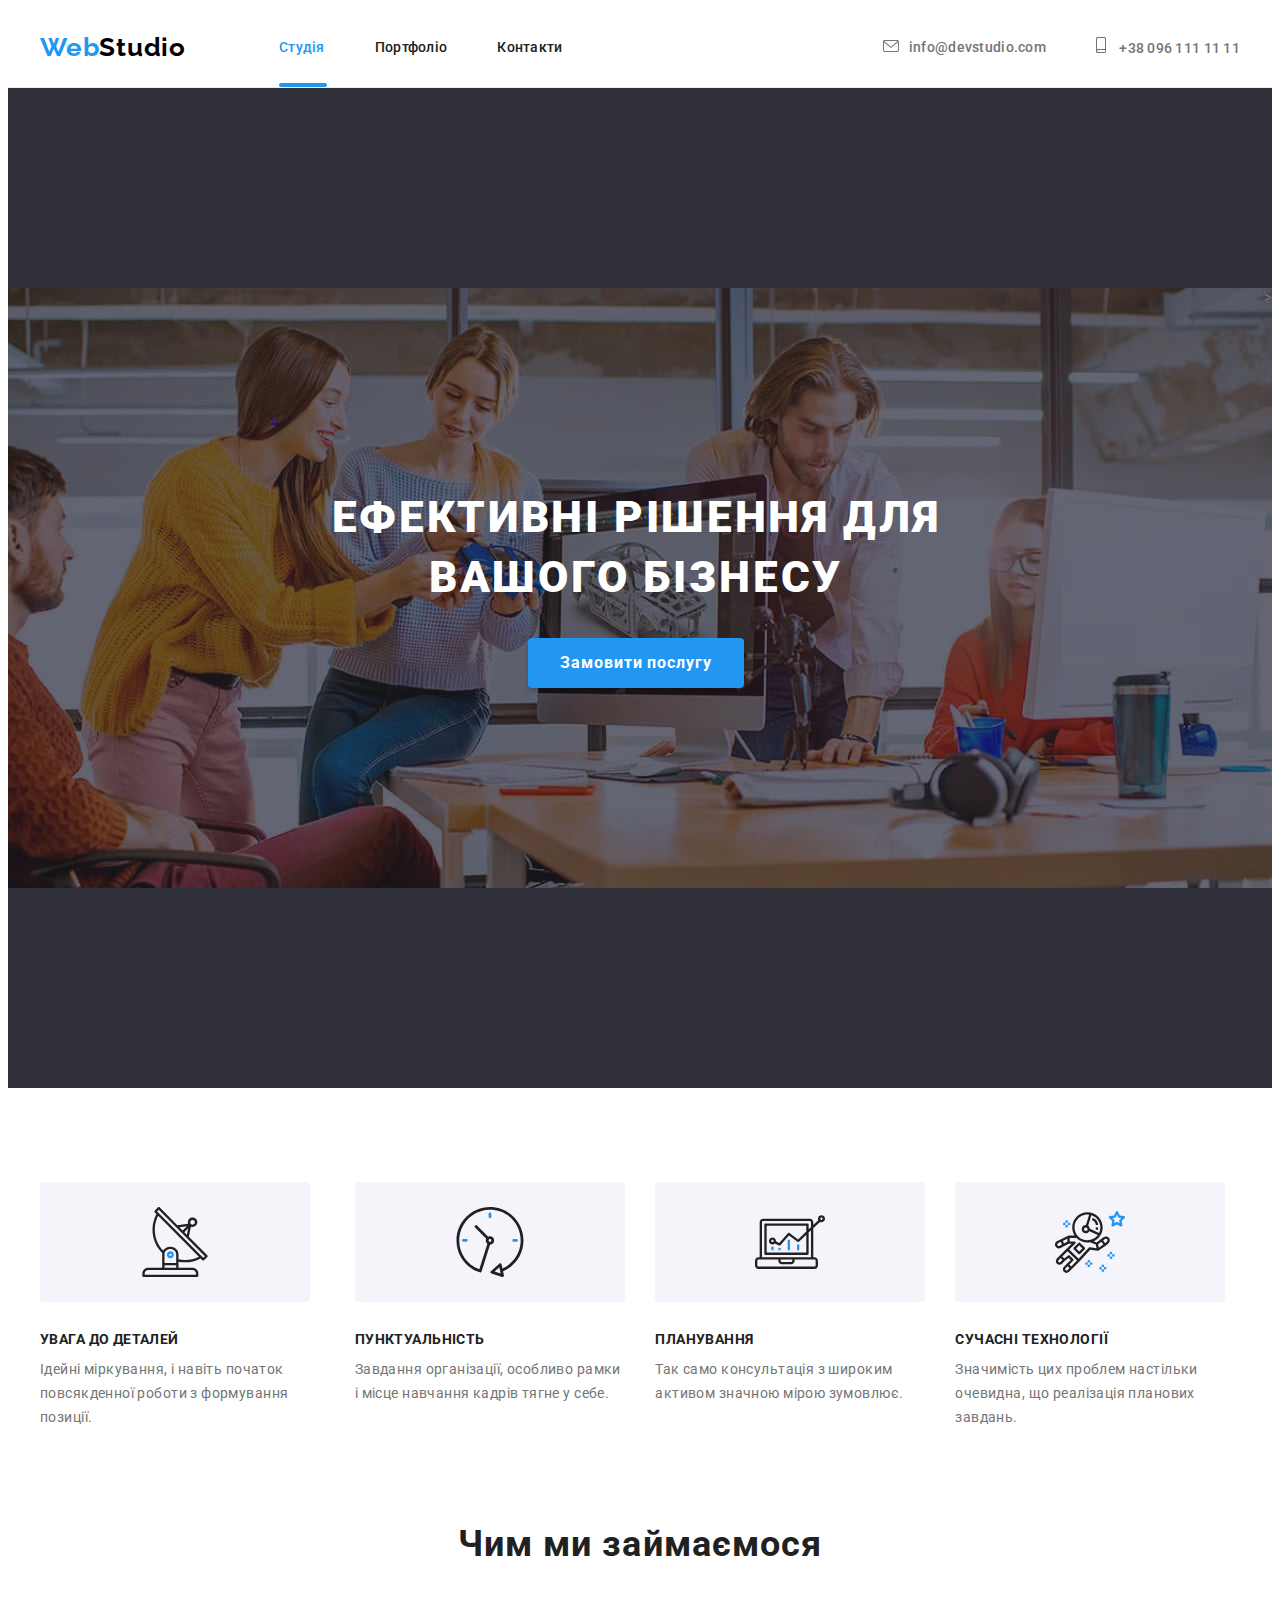
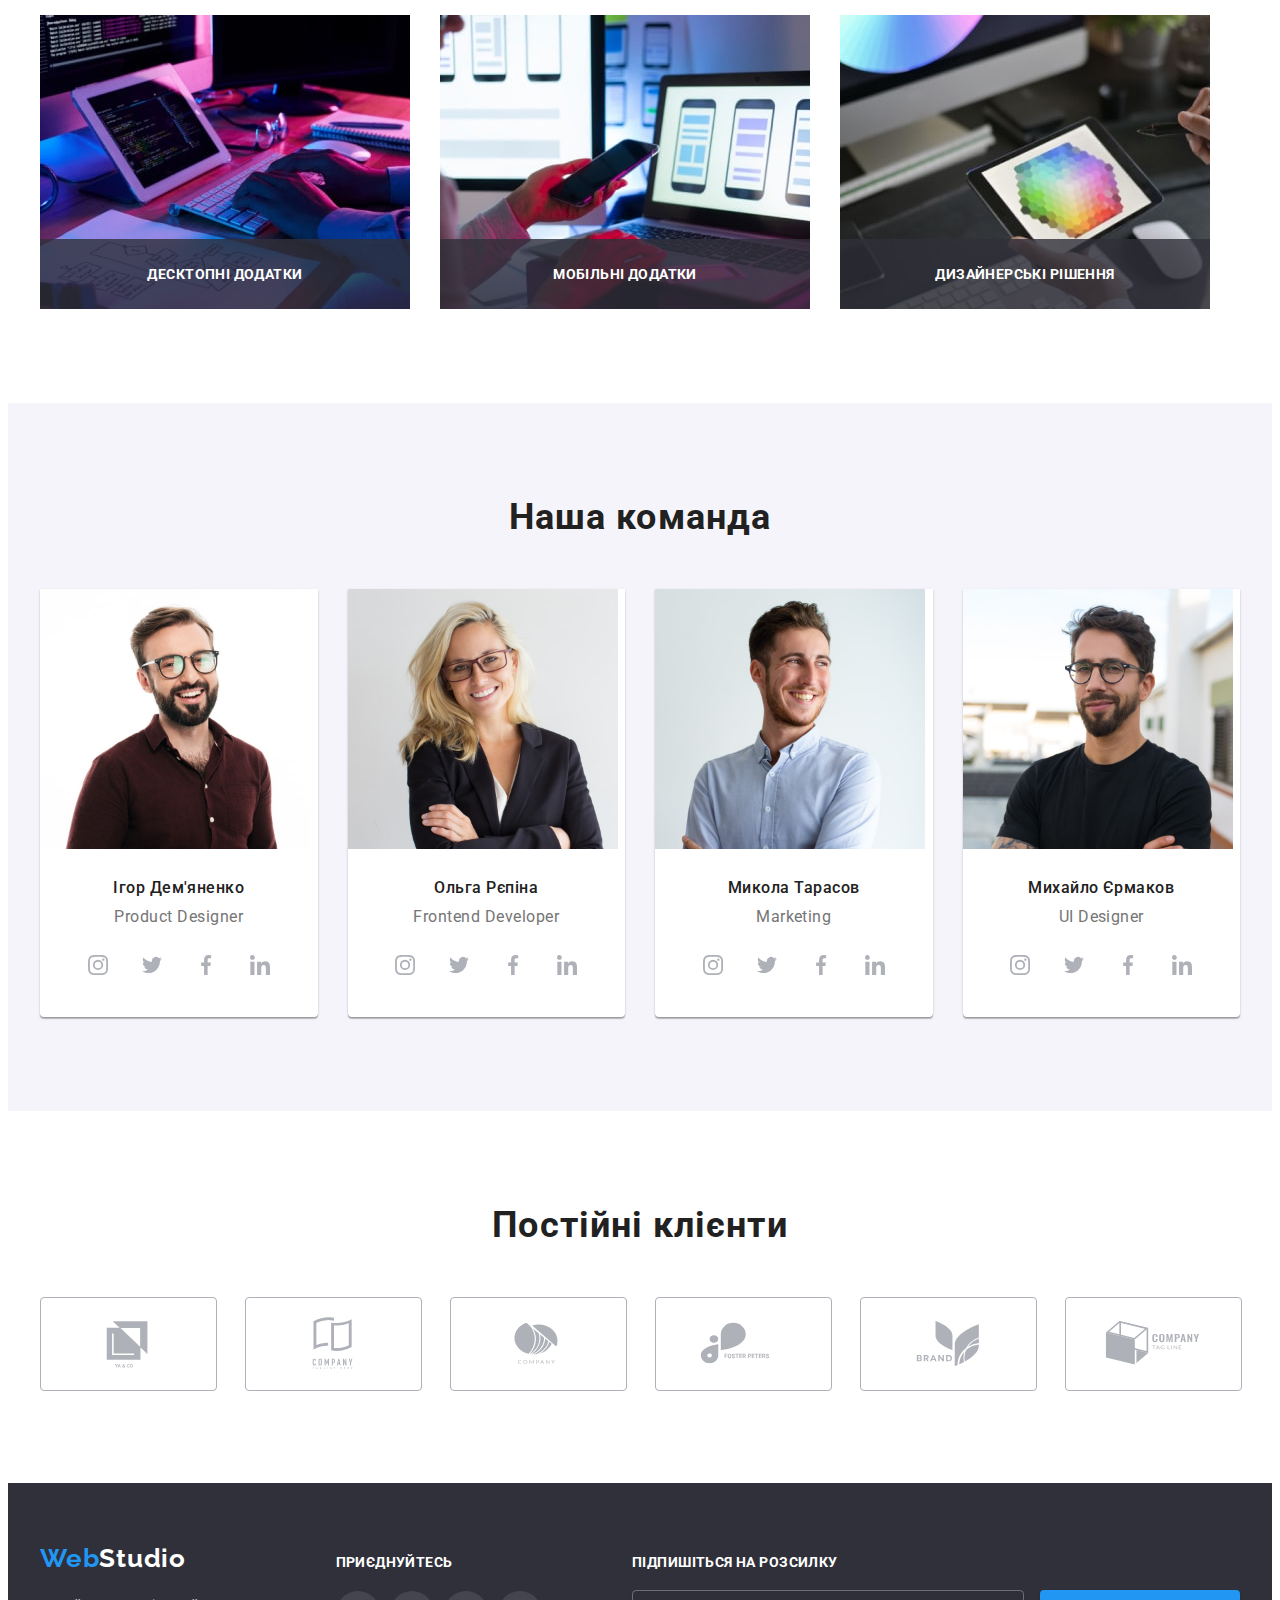
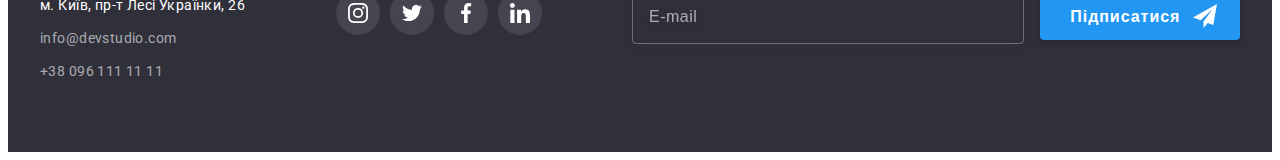
<file: index.html>
<!DOCTYPE html>
<html lang="uk">
  <head>
    <meta charset="UTF-8" />
    <meta http-equiv="X-UA-Compatible" content="IE=edge" />
    <meta name="viewport" content="width=device-width, initial-scale=1.0" />
    <title>WebStudio</title>
    <link rel="preconnect" href="https://fonts.googleapis.com" />
    <link rel="preconnect" href="https://fonts.gstatic.com" crossorigin />
    <link
      href="https://fonts.googleapis.com/css2?family=Raleway:wght@700&family=Roboto:wght@400;500;700;900&display=swap"
      rel="stylesheet"
    />
    <link
      rel="stylesheet"
      href="https://cdnjs.cloudflare.com/ajax/libs/modern-normalize/1.1.0/modern-normalize.min.css"
      integrity="sha512-wpPYUAdjBVSE4KJnH1VR1HeZfpl1ub8YT/NKx4PuQ5NmX2tKuGu6U/JRp5y+Y8XG2tV+wKQpNHVUX03MfMFn9Q=="
      crossorigin="anonymous"
      referrerpolicy="no-referrer"
    />
    <link rel="stylesheet" href="./css/styles.css" />
  </head>
  <body>
    <header class="header">
      <div class="container header-container">
        <nav class="header-navigation">
          <a href="./index.html" class="logo-link link">
            <p class="logo-1">Web<span class="logo-2">Studio</span></p></a
          >
          <ul class="site-nav list">
            <li>
              <a href="./index.html" class="nav-link link current">Студія</a>
            </li>
            <li>
              <a href="./portfolio.html" class="nav-link link">Портфоліо</a>
            </li>
            <li><a href="" class="nav-link link">Контакти</a></li>
          </ul>
        </nav>
        <ul class="contact-header list">
          <li class="contact-header-item">
            <a
              href="mailto:info@devstudio.com"
              class="contact-header-link link"
            >
              <svg class="icon-envelope" width="16" height="12">
                <use href="./images/icons.svg#icon-envelope"></use></svg
              >info@devstudio.com</a
            >
          </li>
          <li class="contact-header-item">
            <a href="tel:+380961111111" class="contact-header-link link">
              <svg class="icon-smartphone" width="10" height="16">
                <use href="./images/icons.svg#icon-smartphone"></use>
              </svg>
              +38 096 111 11 11</a
            >
          </li>
        </ul>
      </div>
    </header>
    <main>
      <!-- герой -->
      <section class="section-hero section">
        <div class="hero-container container">
          <h1 class="hero-title">
            Ефективні рішення для <br />
            вашого бізнесу
          </h1>
          <button class="hero-button" type="button" data-modal-open>
            Замовити послугу
          </button>
        </div>
        <!-- FEATURES-->>
      </section>
      <section class="section-feature section">
        <div class="container">
          <h2 class="visually-hidden">Наші переваги</h2>
          <ul class="feature-list list">
            <li class="feature-item">
              <div class="feature-icon-item">
                <svg class="feature-icon" width="70" height="70">
                  <use href="./images/icons.svg#icon-antenna"></use>
                </svg>
              </div>
              <h3 class="feature-title">Увага до деталей</h3>
              <p class="feature-text">
                Ідейні міркування, і навіть початок повсякденної роботи з
                формування позиції.
              </p>
            </li>
            <li class="feature-item">
              <div class="feature-icon-item">
                <svg class="feature-icon" width="70" height="70">
                  <use href="./images/icons.svg#icon-clock"></use>
                </svg>
              </div>
              <h3 class="feature-title">Пунктуальність</h3>
              <p class="feature-text">
                Завдання організації, особливо рамки і місце навчання кадрів
                тягне у себе.
              </p>
            </li>
            <li class="feature-item">
              <div class="feature-icon-item">
                <svg class="feature-icon" width="70" height="70">
                  <use href="./images/icons.svg#icon-diagram"></use>
                </svg>
              </div>
              <h3 class="feature-title">Планування</h3>
              <p class="feature-text">
                Так само консультація з широким активом значною мірою зумовлює.
              </p>
            </li>
            <li class="feature-item">
              <div class="feature-icon-item">
                <svg class="feature-icon" width="70" height="70">
                  <use href="./images/icons.svg#icon-astronaut"></use>
                </svg>
              </div>
              <h3 class="feature-title">Сучасні технології</h3>
              <p class="feature-text">
                Значимість цих проблем настільки очевидна, що реалізація
                планових завдань.
              </p>
            </li>
          </ul>
        </div>
      </section>
      <section class="section-examples section">
        <div class="container">
          <h2 class="examples-title">Чим ми займаємося</h2>
          <ul class="examples-list list">
            <li class="examples-top-wrap">
              <img
                src="./images/box1-min.jpg"
                alt="людина працює за планшетом"
                width="370"
                height="294"
              />
              <p class="examples-top-text">Десктопні додатки</p>
            </li>
            <li class="examples-top-wrap">
              <img
                src="./images/box2-min.jpg"
                alt="людина працює за комп'ютером"
                width="370"
                height="294"
              />
              <p class="examples-top-text">Мобільні додатки</p>
            </li>
            <li class="examples-top-wrap">
              <img
                src="./images/box3-min.jpg"
                alt="людина працює з планшетом"
                width="370"
                height="294"
              />
              <p class="examples-top-text">Дизайнерські рішення</p>
            </li>
          </ul>
        </div>
      </section>
      <section class="section-team section">
        <div class="container">
          <h2 class="team-title">Наша команда</h2>
          <ul class="team-list list">
            <li class="team-item">
              <img
                class="team-pictures"
                src="./images/team-card-1.jpg"
                alt="Усміхнений хлопець в окулярах"
                width="270"
                height="260"
              />
              <div class="team-wrap">
                <h3 class="team-name">Ігор Дем'яненко</h3>
                <p class="team-text">Product Designer</p>
                <ul class="webstudio-soc-list list">
                  <li class="webstudio-soc-item">
                    <a href="" class="webstudio-soc-link link">
                      <svg class="webstudio-soc-icon" width="20" height="20">
                        <use href="./images/icons.svg#icon-instagram"></use>
                      </svg>
                    </a>
                  </li>
                  <li class="webstudio-soc-item">
                    <a href="" class="webstudio-soc-link link">
                      <svg class="webstudio-soc-icon" width="20" height="20">
                        <use href="./images/icons.svg#icon-twitter"></use></svg
                    ></a>
                  </li>
                  <li class="webstudio-soc-item">
                    <a href="" class="webstudio-soc-link link">
                      <svg class="webstudio-soc-icon" width="20" height="20">
                        <use href="./images/icons.svg#icon-facebook"></use></svg
                    ></a>
                  </li>
                  <li class="webstudio-soc-item">
                    <a href="" class="webstudio-soc-link link">
                      <svg class="webstudio-soc-icon" width="20" height="20">
                        <use href="./images/icons.svg#icon-linkedin"></use></svg
                    ></a>
                  </li>
                </ul>
              </div>
            </li>
            <li class="team-item">
              <img
                class="team-pictures"
                src="./images/team-card-2.jpg"
                alt="Усміхнена дівчина в окулярах"
                width="270"
                height="260"
              />
              <div class="team-wrap">
                <h3 class="team-name">Ольга Рєпіна</h3>
                <p class="team-text">Frontend Developer</p>
                <ul class="webstudio-soc-list list">
                  <li class="webstudio-soc-item">
                    <a href="" class="webstudio-soc-link link">
                      <svg class="webstudio-soc-icon" width="20" height="20">
                        <use href="./images/icons.svg#icon-instagram"></use>
                      </svg>
                    </a>
                  </li>
                  <li class="webstudio-soc-item">
                    <a href="" class="webstudio-soc-link link">
                      <svg class="webstudio-soc-icon" width="20" height="20">
                        <use href="./images/icons.svg#icon-twitter"></use></svg
                    ></a>
                  </li>
                  <li class="webstudio-soc-item">
                    <a href="" class="webstudio-soc-link link">
                      <svg class="webstudio-soc-icon" width="20" height="20">
                        <use href="./images/icons.svg#icon-facebook"></use></svg
                    ></a>
                  </li>
                  <li class="webstudio-soc-item">
                    <a href="" class="webstudio-soc-link link">
                      <svg class="webstudio-soc-icon" width="20" height="20">
                        <use href="./images/icons.svg#icon-linkedin"></use></svg
                    ></a>
                  </li>
                </ul>
              </div>
            </li>
            <li class="team-item">
              <img
                class="team-pictures"
                src="./images/team-card-3.jpg"
                alt="Усміхнений хлопець"
                width="270"
                height="260"
              />
              <div class="team-wrap">
                <h3 class="team-name">Микола Тарасов</h3>
                <p class="team-text">Marketing</p>
                <ul class="webstudio-soc-list list">
                  <li class="webstudio-soc-item">
                    <a href="" class="webstudio-soc-link link">
                      <svg class="webstudio-soc-icon" width="20" height="20">
                        <use href="./images/icons.svg#icon-instagram"></use>
                      </svg>
                    </a>
                  </li>
                  <li class="webstudio-soc-item">
                    <a href="" class="webstudio-soc-link link">
                      <svg class="webstudio-soc-icon" width="20" height="20">
                        <use href="./images/icons.svg#icon-twitter"></use></svg
                    ></a>
                  </li>
                  <li class="webstudio-soc-item">
                    <a href="" class="webstudio-soc-link link">
                      <svg class="webstudio-soc-icon" width="20" height="20">
                        <use href="./images/icons.svg#icon-facebook"></use></svg
                    ></a>
                  </li>
                  <li class="webstudio-soc-item">
                    <a href="" class="webstudio-soc-link link">
                      <svg class="webstudio-soc-icon" width="20" height="20">
                        <use href="./images/icons.svg#icon-linkedin"></use></svg
                    ></a>
                  </li>
                </ul>
              </div>
            </li>
            <li class="team-item">
              <img
                class="team-pictures"
                src="./images/team-card-4.jpg"
                alt="Усміхнений хлопець в окулярах"
                width="270"
                height="260"
              />
              <div class="team-wrap">
                <h3 class="team-name">Михайло Єрмаков</h3>
                <p class="team-text">UI Designer</p>
                <ul class="webstudio-soc-list list">
                  <li class="webstudio-soc-item">
                    <a href="" class="webstudio-soc-link link">
                      <svg class="webstudio-soc-icon" width="20" height="20">
                        <use href="./images/icons.svg#icon-instagram"></use>
                      </svg>
                    </a>
                  </li>
                  <li class="webstudio-soc-item">
                    <a href="" class="webstudio-soc-link link">
                      <svg class="webstudio-soc-icon" width="20" height="20">
                        <use href="./images/icons.svg#icon-twitter"></use></svg
                    ></a>
                  </li>
                  <li class="webstudio-soc-item">
                    <a href="" class="webstudio-soc-link link">
                      <svg class="webstudio-soc-icon" width="20" height="20">
                        <use href="./images/icons.svg#icon-facebook"></use></svg
                    ></a>
                  </li>
                  <li class="webstudio-soc-item">
                    <a href="" class="webstudio-soc-link link">
                      <svg class="webstudio-soc-icon" width="20" height="20">
                        <use href="./images/icons.svg#icon-linkedin"></use></svg
                    ></a>
                  </li>
                </ul>
              </div>
            </li>
          </ul>
        </div>
      </section>
      <section class="section-client section">
        <div class="container">
          <h2 class="client-title">Постійні клієнти</h2>
          <ul class="client-list list">
            <li class="client-item">
              <a href="" class="client-link link">
                <svg class="client-icon" width="106" height="60">
                  <use href="./images/icons.svg#icon-yaco"></use>
                </svg>
              </a>
            </li>
            <li class="client-item">
              <a href="" class="client-link link">
                <svg class="client-icon" width="106" height="60">
                  <use href="./images/icons.svg#icon-company2"></use></svg
              ></a>
            </li>
            <li class="client-item">
              <a href="" class="client-link link">
                <svg class="client-icon" width="106" height="60">
                  <use href="./images/icons.svg#icon-company"></use></svg
              ></a>
            </li>
            <li class="client-item">
              <a href="" class="client-link link">
                <svg class="client-icon" width="106" height="60">
                  <use href="./images/icons.svg#icon-foster-peters"></use></svg
              ></a>
            </li>
            <li class="client-item">
              <a href="" class="client-link link">
                <svg class="client-icon" width="106" height="60">
                  <use href="./images/icons.svg#icon-brand"></use></svg
              ></a>
            </li>
            <li class="client-item">
              <a href="" class="client-link link">
                <svg class="client-icon" width="106" height="60">
                  <use href="./images/icons.svg#icon-tag-line"></use></svg
              ></a>
            </li>
          </ul>
        </div>
      </section>
    </main>
    <footer class="footer">
      <div class="container footer-container">
        <div class="contact-footer">
          <a href="./index.html" class="link"
            ><p class="logo-footer-1">
              Web<span class="logo-footer-2">Studio</span>
            </p></a
          >
          <address class="address">
            <ul class="address-list list">
              <li class="address-item">
                <a
                  href="https://goo.gl/maps/CPtrU1FHBa2aNyZL9"
                  target="_blank"
                  rel="noopener noreferrer nofollow"
                  class="footer-address link"
                  >м. Київ, пр-т Лесі Українки, 26</a
                >
              </li>
              <li class="address-item">
                <a href="mailto:info@devstudio.com" class="footer-mail link"
                  >info@devstudio.com</a
                >
              </li>
              <li class="address-item">
                <a href="tel:+380961111111" class="footer-tel link"
                  >+38 096 111 11 11</a
                >
              </li>
            </ul>
          </address>
        </div>
        <div class="footer-wrap">
          <h2 class="footer-soc-title">приєднуйтесь</h2>
          <ul class="footer-soc-list list">
            <li class="footer-soc-item">
              <a href="" class="footer-soc-link link">
                <svg class="footer-soc-icon" width="20" height="20">
                  <use href="./images/icons.svg#icon-instagram"></use>
                </svg>
              </a>
            </li>
            <li class="footer-soc-item">
              <a href="" class="footer-soc-link link">
                <svg class="footer-soc-icon" width="20" height="20">
                  <use href="./images/icons.svg#icon-twitter"></use></svg
              ></a>
            </li>
            <li class="footer-soc-item">
              <a href="" class="footer-soc-link link">
                <svg class="footer-soc-icon" width="20" height="20">
                  <use href="./images/icons.svg#icon-facebook"></use></svg
              ></a>
            </li>
            <li class="footer-soc-item">
              <a href="" class="footer-soc-link link">
                <svg class="footer-soc-icon" width="20" height="20">
                  <use href="./images/icons.svg#icon-linkedin"></use></svg
              ></a>
            </li>
          </ul>
        </div>
          <form class="subscription-form">
            <label for="subscription-email" class="subscription-label">Підпишіться на розсилку</label>
            <input 
            type="email" 
            name="subscription-email" 
            class="subscription-input" 
            placeholder="E-mail" 
            required />
            <button type="submit" class="button-subscription">
              Підписатися <svg class="icon-send" width="24" height="24"><use href="./images/icons.svg#icon-send"></use></svg></button>
          </form>
      </div>
    </footer>
    <div class="backdrop is-hidden" data-modal>
      <div class="modal">
        <button type="button" class="modal-close" data-modal-close>
          <svg class="modal-close-icon" width="18" height="18">
            <use href="./images/icons.svg#icon-close"></use>
          </svg>
        </button>
        <p class="modal-title">Залиште свої дані, ми вам передзвонимо</p>
        <form class="modal-form">
          <div class="modal-field">
            <label for="user-name" class="input-label">Ім'я</label>
            <div class="input-wrap">
              <input
                type="text"
                name="user-name"
                class="modal-input"
                required
                id="user-name"
              />
              <svg class="modal-input-icon" width="18" height="18">
                <use href="./images/icons.svg#icon-person-black"></use>
              </svg>
            </div>
          </div>
          <div class="modal-field">
            <label for="user-tel" class="input-label">Телефон</label>
            <div class="input-wrap">
              <input
                type="tel"
                name="user-tel"
                class="modal-input"
                required
                id="user-tel"
              />
              <svg class="modal-input-icon" width="18" height="18">
                <use href="./images/icons.svg#icon-phone-black"></use>
              </svg>
            </div>
          </div>
          <div class="modal-field">
            <label for="user-email" class="input-label">Пошта</label>
            <div class="input-wrap">
              <input
                type="email"
                name="user-email"
                class="modal-input"
                required
                id="user-email"
              />
              <svg class="modal-input-icon" width="18" height="18">
                <use href="./images/icons.svg#icon-email-black"></use>
              </svg>
            </div>
          </div>
          <div class="modal-field">
            <label for="user-coment" class="input-label">Коментар</label>
            <textarea
              name="user-coment"
              id="user-coment"
              class="modal-coment"
              placeholder="Введіть текст"
            ></textarea>
          </div>
          <div class="modal-checkbox">
            <input
              type="checkbox"
              name="privacy"
              id="privacy"
              required
              class="input-check visually-hidden"
            />
            <label for="privacy" class="check-text">
              <span
                ><svg class="check-icon" width="16" height="15">
                  <use href="./images/icons.svg#icon-check"></use></svg
              ></span>
              Погоджуюся з розсилкою та приймаю
              <a class="check-link" href="">Умови договору</a>
            </label>
          </div>
          <button type="submit" class="button-send">Відправити</button>
        </form>
      </div>
    </div>
    <script src="./js/modal.js"></script>
  </body>
</html>
</file>
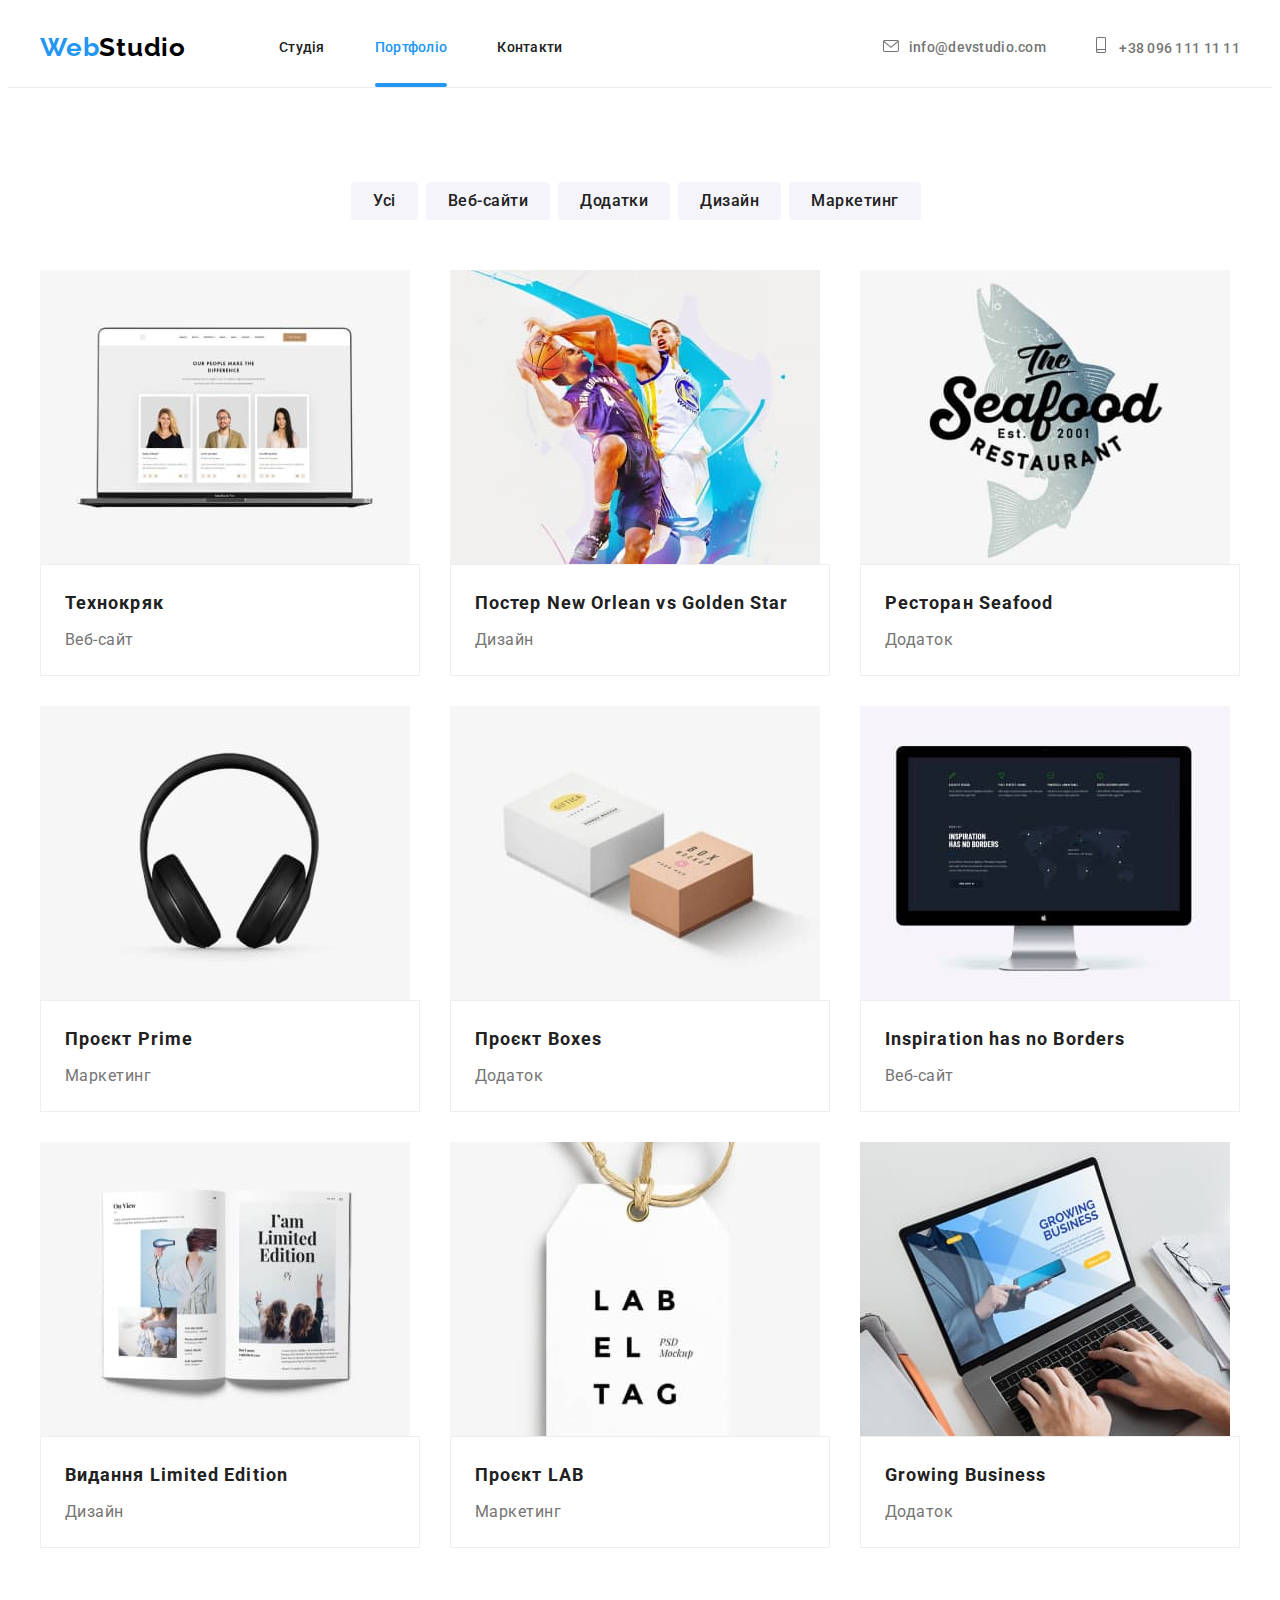
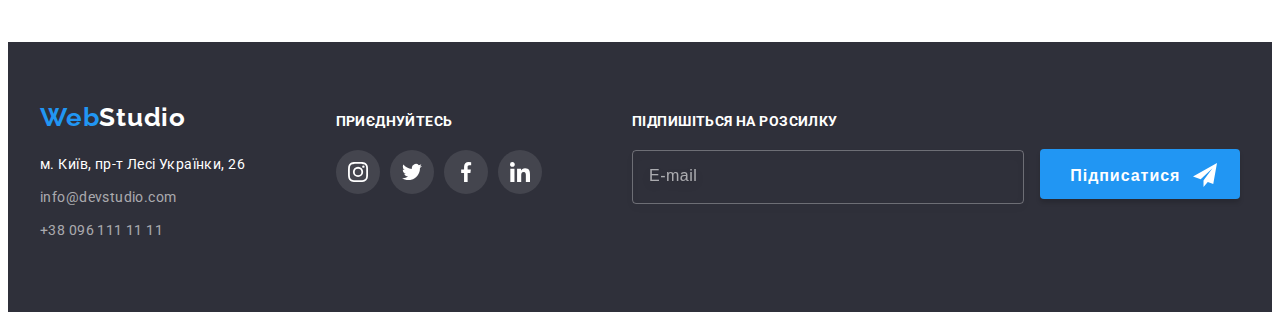
<file: portfolio.html>
<!DOCTYPE html>
<html lang="uk">
  <head>
    <meta charset="UTF-8" />
    <meta http-equiv="X-UA-Compatible" content="IE=edge" />
    <meta name="viewport" content="width=device-width, initial-scale=1.0" />
    <title>WebStudio</title>
    <link rel="preconnect" href="https://fonts.googleapis.com" />
    <link rel="preconnect" href="https://fonts.gstatic.com" crossorigin />
    <link
      href="https://fonts.googleapis.com/css2?family=Raleway:wght@700&family=Roboto:wght@400;500;700;900&display=swap"
      rel="stylesheet"
    />
    <link
      rel="stylesheet"
      href="https://cdnjs.cloudflare.com/ajax/libs/modern-normalize/1.1.0/modern-normalize.min.css"
      integrity="sha512-wpPYUAdjBVSE4KJnH1VR1HeZfpl1ub8YT/NKx4PuQ5NmX2tKuGu6U/JRp5y+Y8XG2tV+wKQpNHVUX03MfMFn9Q=="
      crossorigin="anonymous"
      referrerpolicy="no-referrer"
    />
    <link rel="stylesheet" href="./css/styles.css" />
  </head>
  <body>
    <header class="header">
      <div class="container header-container">
        <nav class="header-navigation">
          <a href="./index.html" class="logo-link link"
            ><p class="logo-1">Web<span class="logo-2">Studio</span></p></a
          >
          <ul class="site-nav list">
            <li><a href="./index.html" class="nav-link link">Студія</a></li>
            <li>
              <a href="./portfolio.html" class="nav-link link current"
                >Портфоліо</a
              >
            </li>
            <li><a href="" class="nav-link link">Контакти</a></li>
          </ul>
        </nav>
        <ul class="contact-header list">
          <li class="contact-header-item">
            <a
              href="mailto:info@devstudio.com"
              class="contact-header-link link"
            >
              <svg class="icon-envelope" width="16" height="12">
                <use href="./images/icons.svg#icon-envelope"></use></svg
              >info@devstudio.com</a
            >
          </li>
          <li class="contact-header-item">
            <a href="tel:+380961111111" class="contact-header-link link">
              <svg class="icon-smartphone" width="10" height="16">
                <use href="./images/icons.svg#icon-smartphone"></use>
              </svg>
              +38 096 111 11 11</a
            >
          </li>
        </ul>
      </div>
    </header>
    <main>
      <section class="section-portfolio section">
        <div class="container">
          <h1 class="visually-hidden">Портфоліо</h1>
          <ul class="filter-list list">
            <li><button type="button" class="filter-button">Усі</button></li>
            <li>
              <button type="button" class="filter-button">Веб-сайти</button>
            </li>
            <li>
              <button type="button" class="filter-button">Додатки</button>
            </li>
            <li><button type="button" class="filter-button">Дизайн</button></li>
            <li>
              <button type="button" class="filter-button">Маркетинг</button>
            </li>
          </ul>
          <ul class="portfolio-list list">
            <li class="portfolio-item">
              <a href="" class="portfolio-link link">
                <div class="portfolio-top-wrap">
                  <img
                    src="./images/portfolio-1.jpg"
                    alt="Ноутбук з вітритим сайтом"
                    width="370"
                    height="294"
                  />
                  <p class="portfolio-top-text">
                    Ресурс пропонує комплексні пропозиції з різним рівнем
                    функціоналу та сервісів. Все це дозволить відвідувачу
                    отримати вичерпні відомості про компанію чи приватну особу.
                  </p>
                </div>
                <div class="portfolio-wrap">
                  <h2 class="portfolio-title">Технокряк</h2>
                  <p class="portfolio-text">Веб-сайт</p>
                </div>
              </a>
            </li>
            <li class="portfolio-item">
              <a href="" class="portfolio-link link">
                <div class="portfolio-top-wrap">
                  <img
                    src="./images/portfolio-2.jpg"
                    alt="Два баскетболісти змагаються"
                    width="370"
                    height="294"
                  />
                  <p class="portfolio-top-text">
                    Lorem ipsum dolor sit amet, consectetur adipisicing elit.
                    Rem similique cupiditate voluptatum expedita magni
                    exercitationem, beatae incidunt consectetur ullam recusandae
                    alias.
                  </p>
                </div>
                <div class="portfolio-wrap">
                  <h2 class="portfolio-title">
                    Постер New Orlean vs Golden Star
                  </h2>
                  <p class="portfolio-text">Дизайн</p>
                </div>
              </a>
            </li>
            <li class="portfolio-item">
              <a href="" class="portfolio-link link">
                <div class="portfolio-top-wrap">
                <img
                  src="./images/portfolio-3.jpg"
                  alt="Назва ресторану з фоном риби"
                  width="370"
                  height="294"
                />
                <p class="portfolio-top-text">
                  Lorem ipsum dolor sit amet, consectetur adipisicing elit.
                  Rem similique cupiditate voluptatum expedita magni
                  exercitationem, beatae incidunt consectetur ullam recusandae
                  alias.
                </p>
              </div>
                <div class="portfolio-wrap">
                  <h2 class="portfolio-title">Ресторан Seafood</h2>
                  <p class="portfolio-text">Додаток</p>
                </div>
              </a>
            </li>
            <li class="portfolio-item">
              <a href="" class="portfolio-link link">
                <div class="portfolio-top-wrap">
                <img
                  src="./images/portfolio-4.jpg"
                  alt="Навушники"
                  width="370"
                  height="294"
                />
                <p class="portfolio-top-text">
                  Lorem ipsum dolor sit amet, consectetur adipisicing elit.
                  Rem similique cupiditate voluptatum expedita magni
                  exercitationem, beatae incidunt consectetur ullam recusandae
                  alias.
                </p>
              </div>
                <div class="portfolio-wrap">
                  <h2 class="portfolio-title">Проєкт Prime</h2>
                  <p class="portfolio-text">Маркетинг</p>
                </div>
              </a>
            </li>
            <li class="portfolio-item">
              <a href="" class="portfolio-link link">
                <div class="portfolio-top-wrap">
                <img
                  src="./images/portfolio-5.jpg"
                  alt="Дві коробки"
                  width="370"
                  height="294"
                />
                <p class="portfolio-top-text">
                  Lorem ipsum dolor sit amet, consectetur adipisicing elit.
                  Rem similique cupiditate voluptatum expedita magni
                  exercitationem, beatae incidunt consectetur ullam recusandae
                  alias.
                </p>
              </div>
                <div class="portfolio-wrap">
                  <h2 class="portfolio-title">Проєкт Boxes</h2>
                  <p class="portfolio-text">Додаток</p>
                </div>
              </a>
            </li>
            <li class="portfolio-item">
              <a href="" class="portfolio-link link">
                <div class="portfolio-top-wrap">
                <img
                  src="./images/portfolio-6.jpg"
                  alt="Монітор з вітритим сайтом"
                  width="370"
                  height="294"
                />
                <p class="portfolio-top-text">
                  Lorem ipsum dolor sit amet, consectetur adipisicing elit.
                  Rem similique cupiditate voluptatum expedita magni
                  exercitationem, beatae incidunt consectetur ullam recusandae
                  alias.
                </p>
              </div>
                <div class="portfolio-wrap">
                  <h2 class="portfolio-title">Inspiration has no Borders</h2>
                  <p class="portfolio-text">Веб-сайт</p>
                </div>
              </a>
            </li>
            <li class="portfolio-item">
              <a href="" class="portfolio-link link">
                <div class="portfolio-top-wrap">
                <img
                  src="./images/portfolio-7.jpg"
                  alt="Відкрита книжка"
                  width="370"
                  height="294"
                />
                <p class="portfolio-top-text">
                  Lorem ipsum dolor sit amet, consectetur adipisicing elit.
                  Rem similique cupiditate voluptatum expedita magni
                  exercitationem, beatae incidunt consectetur ullam recusandae
                  alias.
                </p>
              </div>
                <div class="portfolio-wrap">
                  <h2 class="portfolio-title">Видання Limited Edition</h2>
                  <p class="portfolio-text">Дизайн</p>
                </div>
              </a>
            </li>
            <li class="portfolio-item">
              <a href="" class="portfolio-link link">
                <div class="portfolio-top-wrap">
                <img
                  src="./images/portfolio-8.jpg"
                  alt="Лейба на мотузці"
                  width="370"
                  height="294"
                />
                <p class="portfolio-top-text">
                  Lorem ipsum dolor sit amet, consectetur adipisicing elit.
                  Rem similique cupiditate voluptatum expedita magni
                  exercitationem, beatae incidunt consectetur ullam recusandae
                  alias.
                </p>
              </div>
                <div class="portfolio-wrap">
                  <h2 class="portfolio-title">Проєкт LAB</h2>
                  <p class="portfolio-text">Маркетинг</p>
                </div>
              </a>
            </li>
            <li class="portfolio-item">
              <a href="" class="portfolio-link link">
                <div class="portfolio-top-wrap">
                <img
                  src="./images/portfolio-9.jpg"
                  alt="Людина друкує на ноутбуці"
                  width="370"
                  height="294"
                />
                <p class="portfolio-top-text">
                  Lorem ipsum dolor sit amet, consectetur adipisicing elit.
                  Rem similique cupiditate voluptatum expedita magni
                  exercitationem, beatae incidunt consectetur ullam recusandae
                  alias.
                </p>
              </div>
                <div class="portfolio-wrap">
                  <h2 class="portfolio-title">Growing Business</h2>
                  <p class="portfolio-text">Додаток</p>
                </div>
              </a>
            </li>
          </ul>
        </div>
      </section>
    </main>
    <footer class="footer">
      <div class="container footer-container">
        <div class="contact-footer">
          <a href="./index.html" class="link"
            ><p class="logo-footer-1">
              Web<span class="logo-footer-2">Studio</span>
            </p></a
          >
          <address class="address">
            <ul class="address-list list">
              <li class="address-item">
                <a
                  href="https://goo.gl/maps/CPtrU1FHBa2aNyZL9"
                  target="_blank"
                  rel="noopener noreferrer nofollow"
                  class="footer-address link"
                  >м. Київ, пр-т Лесі Українки, 26</a
                >
              </li>
              <li class="address-item">
                <a href="mailto:info@devstudio.com" class="footer-mail link"
                  >info@devstudio.com</a
                >
              </li>
              <li class="address-item">
                <a href="tel:+380961111111" class="footer-tel link"
                  >+38 096 111 11 11</a
                >
              </li>
            </ul>
          </address>
        </div>
        <div class="footer-wrap">
          <h2 class="footer-soc-title">приєднуйтесь</h2>
          <ul class="footer-soc-list list">
            <li class="footer-soc-item">
              <a href="" class="footer-soc-link link">
                <svg class="footer-soc-icon" width="20" height="20">
                  <use href="./images/icons.svg#icon-instagram"></use>
                </svg>
              </a>
            </li>
            <li class="footer-soc-item">
              <a href="" class="footer-soc-link link">
                <svg class="footer-soc-icon" width="20" height="20">
                  <use href="./images/icons.svg#icon-twitter"></use></svg
              ></a>
            </li>
            <li class="footer-soc-item">
              <a href="" class="footer-soc-link link">
                <svg class="footer-soc-icon" width="20" height="20">
                  <use href="./images/icons.svg#icon-facebook"></use></svg
              ></a>
            </li>
            <li class="footer-soc-item">
              <a href="" class="footer-soc-link link">
                <svg class="footer-soc-icon" width="20" height="20">
                  <use href="./images/icons.svg#icon-linkedin"></use></svg
              ></a>
            </li>
          </ul>
        </div>
        <form class="subscription-form">
          <label for="subscription-email" class="subscription-label">Підпишіться на розсилку</label>
          <input 
          type="email" 
          name="subscription-email" 
          class="subscription-input" 
          placeholder="E-mail" 
          required />
          <button type="submit" class="button-subscription">
            Підписатися <svg class="icon-send" width="24" height="24"><use href="./images/icons.svg#icon-send"></use></svg></button>
        </form>
      </div>
    </footer>
  </body>
</html>
</file>
<file: css/styles.css>
:root {
  --main-title-color: #212121;
  --main-text-color: #757575;
  --main-accent-color: #2196f3;
  --main-background-color: #ffffff;
  --second-background-color: #f5f4fa;
  --third-background-color: #2f303a;
  --main-icon-color: #afb1b8;
  --main-transition-duration: 250ms;
  --main-transition-timing-function: cubic-bezier(0.4, 0, 0.2, 1);
}

p,
h1,
h2,
h3,
h4,
h5,
h6 {
  margin: 0;
}
ul,
ol {
  margin: 0;
  padding-left: 0;
}
button {
  cursor: pointer;
}
address {
  font-style: normal;
}
img {
  display: block;
  max-width: 100%;
  height: auto;
}

body {
  background-color: #ffffff;
  color: #757575;
  font-family: "Roboto", sans-serif;
}

.list {
  list-style: none;
}
.link {
  text-decoration: none;
}
.container {
  width: 1200px;
  padding-left: 15px;
  padding-right: 15px;
  margin: 0 auto;
}
.section {
  padding-top: 94px;
  padding-bottom: 94px;
}

/* logo */
.logo-link {
  margin-right: 93px;
}
.logo-1 {
  font-family: "Raleway";
  font-weight: 700;
  font-size: 26px;
  line-height: 1.19;
  letter-spacing: 0.03em;
  color: var(--main-accent-color);
}
.logo-2 {
  font-family: "Raleway";
  font-weight: 700;
  font-size: 26px;
  line-height: 1.19;
  letter-spacing: 0.03em;
  color: #000000;
}
/* HEADER */
.header {
  padding-top: 24px;
  padding-bottom: 24px;
  border-bottom: 1px solid #ececec;
  margin: 0 auto;
}
.site-nav {
  display: flex;
  gap: 50px;
}
.header-navigation {
  display: flex;
  align-items: center;
  position: relative;
}
.header-container {
  display: flex;
  align-items: center;
}
.contact-header {
  display: flex;
  margin-left: auto;
  gap: 50px;
}
.nav-link {
  font-weight: 500;
  font-size: 14px;
  line-height: 1.4;
  letter-spacing: 0.02em;
  color: var(--main-title-color);
  transition-property: color;
  transition: var(--main-transition-duration)
    var(--main-transition-timing-function);
  position: relative;
}
.contact-header-link {
  font-weight: 500;
  font-size: 14px;
  line-height: 1.14;
  letter-spacing: 0.02em;
  color: var(--main-text-color);
  transition-property: color;
  transition: var(--main-transition-duration)
    var(--main-transition-timing-function);
}
.icon-envelope {
  fill: currentColor;
  margin-right: 10px;
}
.icon-smartphone {
  fill: currentColor;
  margin-right: 10px;
}
.nav-link:focus,
.nav-link:hover {
  color: var(--main-accent-color);
}

.contact-header-link:focus,
.contact-header-link:hover {
  color: var(--main-accent-color);
}

.site-nav .nav-link.current {
  color: var(--main-accent-color);
}
.nav-link.current::after {
  content: "";
  min-width: 48px;
  height: 4px;
  background-color: var(--main-accent-color);
  border-radius: 2px;
  position: absolute;
  bottom: -32px;
  left: 0;
  right: 0;
}
/* ГЕРОЙ */
.section-hero {
  height: 600px;
  background-color: #2f303a;
  background-image: linear-gradient(
      rgba(47, 48, 58, 0.4),
      rgba(47, 48, 58, 0.4)
    ),
    url(../images/hero-bg.jpg);
  background-repeat: no-repeat;
  background-position: center;
  background-size: 1600px;
  padding-top: 200px;
  padding-bottom: 200px;
  display: flex;
}
.visually-hidden {
  position: absolute;
  white-space: nowrap;
  width: 1px;
  height: 1px;
  overflow: hidden;
  border: 0;
  padding: 0;
  clip: rect(0 0 0 0);
  clip-path: inset(50%);
  margin: -1px;
}
.hero-container {
  display: flex;
  align-items: center;
  flex-direction: column;
  justify-content: center;
}
.hero-title {
  font-weight: 900;
  font-size: 44px;
  line-height: 1.36;
  text-align: center;
  letter-spacing: 0.06em;
  text-transform: uppercase;
  color: var(--main-background-color);
  margin-bottom: 30px;
}
.hero-button {
  min-width: 216px;
  height: 50px;
  font-family: "Roboto";
  font-weight: 700;
  font-size: 16px;
  line-height: 1.88;
  text-align: center;
  letter-spacing: 0.06em;
  color: var(--main-background-color);
  background-color: var(--main-accent-color);
  box-shadow: 0px 4px 4px rgba(0, 0, 0, 0.15);
  border-radius: 4px;
  border: var(--main-accent-color);
}

/* FEATURE */
.feature-icon-item {
  width: 270px;
  height: 120px;
  background: #f5f4fa;
  border-radius: 4px;
  display: flex;
  align-items: center;
  justify-content: center;
  margin-bottom: 30px;
}
.feature-icon {
  fill: currentColor;
}

.feature-list {
  display: flex;
  gap: 30px;
}
.feature-title {
  font-weight: 700;
  font-size: 14px;
  line-height: 1.14;
  letter-spacing: 0.03em;
  text-transform: uppercase;
  color: var(--main-title-color);
  margin-bottom: 10px;
}
.feature-text {
  font-size: 14px;
  line-height: 1.71;
  letter-spacing: 0.03em;
  color: var(--main-text-color);
}

/* EXAMPLES */
.section-examples {
  padding-top: 0;
}
.examples-title {
  font-weight: 700;
  font-size: 36px;
  line-height: 1.16;
  text-align: center;
  letter-spacing: 0.03em;
  color: var(--main-title-color);
  margin-bottom: 50px;
}
.examples-list {
  display: flex;
  gap: 30px;
}
.examples-top-wrap {
  position: relative;
}
.examples-top-text {
  position: absolute;
  bottom: 0;
  font-size: 14px;
  line-height: 16px;
  letter-spacing: 0.03em;
  font-weight: 700;
  text-transform: uppercase;
  color: var(--main-background-color);
  width: 370px;
  height: 70px;
  background: rgba(47, 48, 58, 0.8);
  display: flex;
  justify-content: center;
  align-items: center;
}
/* TEAM */
.section-team {
  background-color: var(--second-background-color);
}
.team-title {
  font-weight: 700;
  font-size: 36px;
  line-height: 1.16;
  text-align: center;
  letter-spacing: 0.03em;
  color: var(--main-title-color);
  margin-bottom: 50px;
}
.team-list {
  display: flex;
  gap: 30px;
}
.team-item {
  width: calc((100% - 90px) / 4);
  background-color: var(--main-background-color);
  box-shadow: 0px 1px 3px rgba(0, 0, 0, 0.12), 0px 1px 1px rgba(0, 0, 0, 0.14),
    0px 2px 1px rgba(0, 0, 0, 0.2);
  border-radius: 0px 0px 4px 4px;
}
.team-wrap {
  padding-top: 30px;
  padding-bottom: 30px;
}
.team-name {
  font-weight: 500;
  font-size: 16px;
  line-height: 1.18;
  text-align: center;
  letter-spacing: 0.03em;
  color: var(--main-title-color);
  margin-bottom: 10px;
  display: block;
}
.team-text {
  font-size: 16px;
  line-height: 1.18;
  text-align: center;
  letter-spacing: 0.03em;
  color: var(--main-text-color);
  display: block;
  margin-bottom: 16px;
}
.webstudio-soc-list {
  display: flex;
  justify-content: center;
  gap: 10px;
}
.webstudio-soc-item {
  width: 44px;
  height: 44px;
}
.webstudio-soc-link {
  width: 100%;
  height: 100%;
  background-color: var(--main-background-color);
  border-radius: 50%;
  display: flex;
  align-items: center;
  justify-content: center;
  transition-property: background-color;
  transition: var(--main-transition-duration)
    var(--main-transition-timing-function);
}
.webstudio-soc-icon {
  fill: var(--main-icon-color);
  transition-property: fill;
  transition: var(--main-transition-duration)
    var(--main-transition-timing-function);
}
.webstudio-soc-link:focus,
.webstudio-soc-link:hover {
  background-color: var(--main-accent-color);
}
.webstudio-soc-link:focus .webstudio-soc-icon,
.webstudio-soc-link:hover .webstudio-soc-icon {
  fill: var(--main-background-color);
}
/* CLIENT */
.section-client {
}
.client-title {
  font-weight: 700;
  font-size: 36px;
  line-height: 1.16;
  text-align: center;
  letter-spacing: 0.03em;
  color: var(--main-title-color);
  margin-bottom: 50px;
}
.client-list {
  display: flex;
  gap: 30px;
}
.client-item {
  width: calc((100% - 150px) / 6);
  height: 92px;
}
.client-link {
  width: 100%;
  height: 100%;
  border: 1px solid var(--main-icon-color);
  border-radius: 4px;
  display: flex;
  align-items: center;
  justify-content: center;
  transition-property: border-color;
  transition: var(--main-transition-duration)
    var(--main-transition-timing-function);
}
.client-icon {
  fill: var(--main-icon-color);
  transition-property: fill;
  transition: var(--main-transition-duration)
    var(--main-transition-timing-function);
}
.client-link:focus,
.client-link:hover {
  border-color: var(--main-accent-color);
}
.client-link:focus .client-icon,
.client-link:hover .client-icon {
  fill: var(--main-accent-color);
}
/* FOOTER */
.footer {
  background-color: #2f303a;
  padding-top: 60px;
  padding-bottom: 60px;
}
.footer-container {
  display: flex;
  align-items: baseline;
  justify-content: space-between;
}
.logo-footer-1 {
  font-family: "Raleway";
  font-weight: 700;
  font-size: 26px;
  line-height: 1.19;
  letter-spacing: 0.03em;
  color: var(--main-accent-color);
}
.logo-footer-2 {
  font-family: "Raleway";
  font-weight: 700;
  font-size: 26px;
  line-height: 1.19;
  letter-spacing: 0.03em;
  color: var(--main-background-color);
}
.address-list {
  margin-top: 20px;
}
.address-item {
  margin-bottom: 9px;
}
.footer-address {
  font-style: normal;
  font-size: 14px;
  line-height: 1.71;
  letter-spacing: 0.03em;
  color: var(--main-background-color);
  transition-property: color;
  transition: var(--main-transition-duration)
    var(--main-transition-timing-function);
}
.footer-mail {
  font-style: normal;
  font-size: 14px;
  line-height: 1.71;
  letter-spacing: 0.03em;
  color: rgba(255, 255, 255, 0.6);
  transition-property: color;
  transition: var(--main-transition-duration)
    var(--main-transition-timing-function);
}
.footer-tel {
  font-style: normal;
  font-size: 14px;
  line-height: 1.71;
  letter-spacing: 0.03em;
  color: rgba(255, 255, 255, 0.6);
  transition-property: color;
  transition: var(--main-transition-duration)
    var(--main-transition-timing-function);
}
.footer-address:focus,
.footer-address:hover {
  color: var(--main-accent-color);
}
.footer-mail:focus,
.footer-mail:hover {
  color: var(--main-accent-color);
}
.footer-tel:focus,
.footer-tel:hover {
  color: var(--main-accent-color);
}
.footer-soc-title {
  font-weight: 700;
  font-size: 14px;
  line-height: 1.14;
  letter-spacing: 0.03em;
  text-transform: uppercase;
  color: var(--main-background-color);
  margin-bottom: 20px;
}
.footer-soc-list {
  display: flex;
  justify-content: center;
  gap: 10px;
}
.footer-soc-item {
  width: 44px;
  height: 44px;
}
.footer-soc-link {
  width: 100%;
  height: 100%;
  background-color: rgba(255, 255, 255, 0.1);
  border-radius: 50%;
  display: flex;
  align-items: center;
  justify-content: center;
  transition-property: background-color;
  transition: var(--main-transition-duration)
    var(--main-transition-timing-function);
}
.footer-soc-icon {
  fill: var(--main-background-color);
  transition-property: fill;
  transition: var(--main-transition-duration)
    var(--main-transition-timing-function);
}
.footer-soc-link:focus,
.footer-soc-link:hover {
  background-color: var(--main-accent-color);
}
.footer-soc-link:focus .footer-soc-icon,
.footer-soc-link:hover .footer-soc-icon {
  fill: var(--main-background-color);
}
.subscription-label {
  font-weight: 700;
  font-size: 14px;
  line-height: 16px;
  letter-spacing: 0.03em;
  text-transform: uppercase;
  color: var(--main-background-color);
  margin-bottom: 20px;
  display: flex;
}
.subscription-input {
  width: 358px;
  height: 50px;
  background-color: transparent;
  border: 1px solid rgba(255, 255, 255, 0.3);
  filter: drop-shadow(0px 4px 4px rgba(0, 0, 0, 0.15));
  border-radius: 4px;
  margin-right: 12px;
  padding-right: 16px;
  padding-left: 16px;
  color: var(--main-background-color);
  transition-property: border-color;
  transition: var(--main-transition-duration)
  var(--main-transition-timing-function);
}
.subscription-input::placeholder {
  font-weight: 400;
  font-size: 16px;
  line-height: 1.25;
  align-items: center;
  letter-spacing: 0.03em;
  color: rgba(255, 255, 255, 0.6);
}
.subscription-input:focus {
  color: var(--main-background-color);
  border-color: var(--main-accent-color);
  outline: transparent;
}
.button-subscription {
  width: 200px;
  height: 50px;
  font-weight: 700;
  font-size: 16px;
  line-height: 1.88;
  align-items: center;
  text-align: center;
  letter-spacing: 0.06em;
  color: var(--main-background-color);
  background-color: #2196f3;
  box-shadow: 0px 4px 4px rgba(0, 0, 0, 0.15);
  border-radius: 4px;
  border: #2196f3;
}
.icon-send {
  transform: translate(7px, 6px);
}
/* PORTFOLIO */
.section-portfolio {
  background-color: var(--main-background-color);
}
.filter-button {
  font-family: "Roboto";
  font-weight: 500;
  font-size: 16px;
  line-height: 1.62;
  text-align: center;
  letter-spacing: 0.03em;
  color: var(--main-title-color);
  background-color: var(--second-background-color);
  border-radius: 4px;
  border: #ffffff;
  margin-right: 8px;
  padding: 6px 22px;
  transition: background-color var(--main-transition-duration)
      var(--main-transition-timing-function),
    color var(--main-transition-duration) var(--main-transition-timing-function),
    box-shadow var(--main-transition-duration)
      var(--main-transition-timing-function);
}
.filter-button:hover,
.filter-button:focus {
  background-color: var(--main-accent-color);
  color: var(--main-background-color);
  box-shadow: 0px 3px 1px rgba(0, 0, 0, 0.1), 0px 1px 2px rgba(0, 0, 0, 0.08),
    0px 2px 2px rgba(0, 0, 0, 0.12);
}
.portfolio-list {
  display: flex;
  flex-wrap: wrap;
  gap: 30px;
}
.portfolio-item {
  width: calc((100% - 60px) / 3);
  transition-property: box-shadow;
  transition: var(--main-transition-duration)
    var(--main-transition-timing-function);
}

.portfolio-wrap {
  padding: 20px 24px;
  background-color: var(--main-background-color);
  display: block;
  border: 1px solid #eeeeee;
}
.portfolio-item:hover,
.portfolio-item:focus {
  box-shadow: 0px 1px 1px rgba(0, 0, 0, 0.12), 0px 4px 4px rgba(0, 0, 0, 0.06),
    1px 4px 6px rgba(0, 0, 0, 0.16);
}
.portfolio-item:hover .portfolio-top-text {
  transform: translateY(0);
}
.portfolio-top-wrap {
  position: relative;
  overflow: hidden;
}
.portfolio-top-text {
  position: absolute;
  top: 0;
  padding: 63px 24px;
  font-size: 18px;
  line-height: 1.56;
  letter-spacing: 0.03em;
  color: var(--main-background-color);
  background-color: rgba(33, 150, 243, 0.9);
  height: 100%;
  transform: translateY(100%);
  transition-property: transform;
  transition: var(--main-transition-duration)
    var(--main-transition-timing-function);
}
.filter-list {
  display: flex;
  margin-bottom: 50px;
  justify-content: center;
}
.portfolio-title {
  font-weight: 700;
  font-size: 18px;
  line-height: 2;
  letter-spacing: 0.06em;
  color: var(--main-title-color);
  padding-bottom: 4px;
}
.portfolio-text {
  font-size: 16px;
  line-height: 1.88;
  letter-spacing: 0.03em;
  color: var(--main-text-color);
}
/* Modal */
.backdrop {
  position: fixed;
  width: 100%;
  height: 100%;
  background-color: rgba(0, 0, 0, 0.2);
  top: 0;
  transition: opacity var(--main-transition-duration)
      var(--main-transition-timing-function),
    visibility var(--main-transition-duration)
      var(--main-transition-timing-function);
}
.modal {
  position: absolute;
  top: 50%;
  left: 50%;
  width: 528px;
  padding: 40px;
  min-height: 581px;
  background: var(--main-background-color);
  box-shadow: 0px 1px 3px rgba(0, 0, 0, 0.12), 0px 1px 1px rgba(0, 0, 0, 0.14),
    0px 2px 1px rgba(0, 0, 0, 0.2);
  border-radius: 4px;
  transform: translate(-50%, -50%) scale(1);
  transition: transform var(--main-transition-duration)
    var(--main-transition-timing-function);
}
.backdrop.is-hidden .modal {
  transform: translate(-50%, -50%) scale(0);
}
.modal-close {
  width: 30px;
  height: 30px;
  background-color: var(--main-background-color);
  border: 1px solid rgba(0, 0, 0, 0.1);
  border-radius: 50%;
  position: absolute;
  right: 8px;
  top: 8px;
  display: flex;
  align-items: center;
  justify-content: center;
  cursor: pointer;
  transition-property: fill;
  transition: var(--main-transition-duration)
    var(--main-transition-timing-function);
}
.modal-close:hover,
.modal-close:focus {
  fill: var(--main-accent-color);
}
.backdrop.is-hidden {
  opacity: 0;
  visibility: hidden;
  pointer-events: none;
}
.modal-title {
  font-weight: 700;
  font-size: 20px;
  line-height: 23px;
  text-align: center;
  letter-spacing: 0.03em;
  color: #212121;
  margin-bottom: 12px;
}
.modal-form {
}
.modal-field {
  margin-bottom: 10px;
}
.input-label {
  font-weight: 400;
  font-size: 12px;
  line-height: 14px;
  letter-spacing: 0.01em;
  color: var(--main-text-color);
  display: block;
  margin-bottom: 4px;
}
.input-wrap {
  position: relative;
}
.modal-input-icon {
  position: absolute;
  left: 15px;
  top: 50%;
  transform: translateY(-50%);
  transition-property: fill;
  transition: var(--main-transition-duration)
    var(--main-transition-timing-function);
}
.modal-input {
  width: 100%;
  height: 40px;
  border: 1px solid rgba(33, 33, 33, 0.2);
  border-radius: 4px;
  padding-left: 42px;
  padding-right: 12px;
  outline: transparent;
  transition-property: border-color;
  transition: var(--main-transition-duration)
    var(--main-transition-timing-function);
}
.modal-input:focus,
.modal-coment:focus {
  border-color: var(--main-accent-color);
}
.modal-input:focus + .modal-input-icon {
  fill: var(--main-accent-color);
}
.modal-coment::placeholder {
  font-weight: 400;
  font-size: 12px;
  line-height: 14px;
  letter-spacing: 0.01em;
  color: rgba(117, 117, 117, 0.5);
}
.modal-coment {
  width: 100%;
  height: 120px;
  border: 1px solid rgba(33, 33, 33, 0.2);
  border-radius: 4px;
  padding: 12px 16px;
  resize: none;
  margin-bottom: 10px;
  outline: transparent;
  transition-property: border-color;
  transition: var(--main-transition-duration)
    var(--main-transition-timing-function);
}
.modal-checkbox {
  margin-bottom: 30px;
}
.input-check {
  transition-property: border-color;
  transition: var(--main-transition-duration)
    var(--main-transition-timing-function);
}
.check-text {
  font-weight: 400;
  font-size: 14px;
  line-height: 1.71;
  letter-spacing: 0.03em;
  color: var(--main-text-color);
  display: flex;
  align-items: center;
  justify-content: center;
}
.check-text span {
  width: 16px;
  height: 15px;
  border: 2px solid var(--main-title-color);
  border-radius: 3px;
  margin-right: 9px;
  display: flex;
  align-items: center;
  justify-content: center;
  fill: transparent;
}
.input-check:checked + .check-text span {
  background-color: var(--main-accent-color);
  border-color: transparent;
  fill: var(--main-background-color);
}
.input-check:focus + .check-text span {
  border-color: var(--main-accent-color);
}
.check-link {
  font-weight: 400;
  font-size: 14px;
  line-height: 1.71;
  letter-spacing: 0.03em;
  color: var(--main-accent-color);
  margin-left: 8px;
}
.button-send {
  width: 200px;
  height: 50px;
  border: #188ce8;
  background-color: #188ce8;
  color: var(--main-background-color);
  box-shadow: 0px 4px 4px rgba(0, 0, 0, 0.15);
  border-radius: 4px;
  font-weight: 700;
  font-size: 16px;
  line-height: 1.88;
  align-items: center;
  text-align: center;
  letter-spacing: 0.06em;
  position: absolute;
  left: 165px;
}
.no-scroll {
  overflow: hidden;
}
</file>
